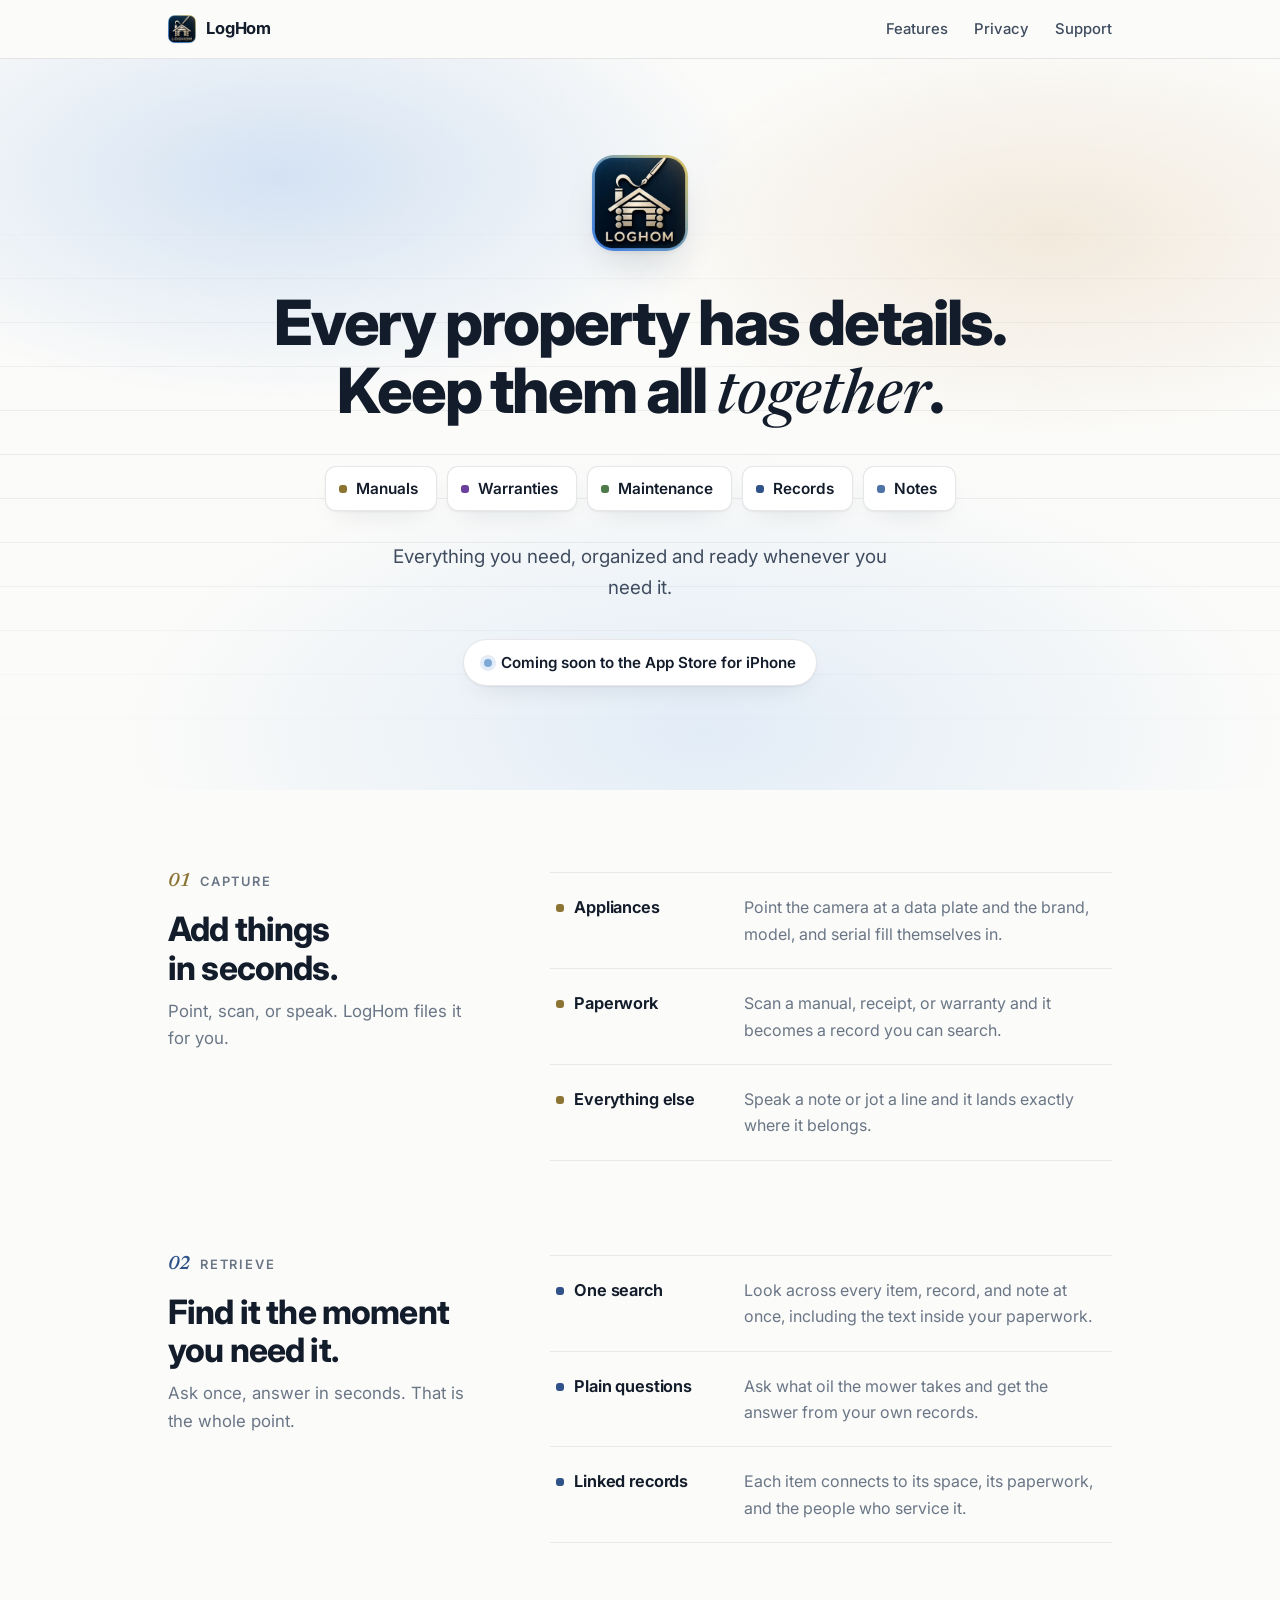
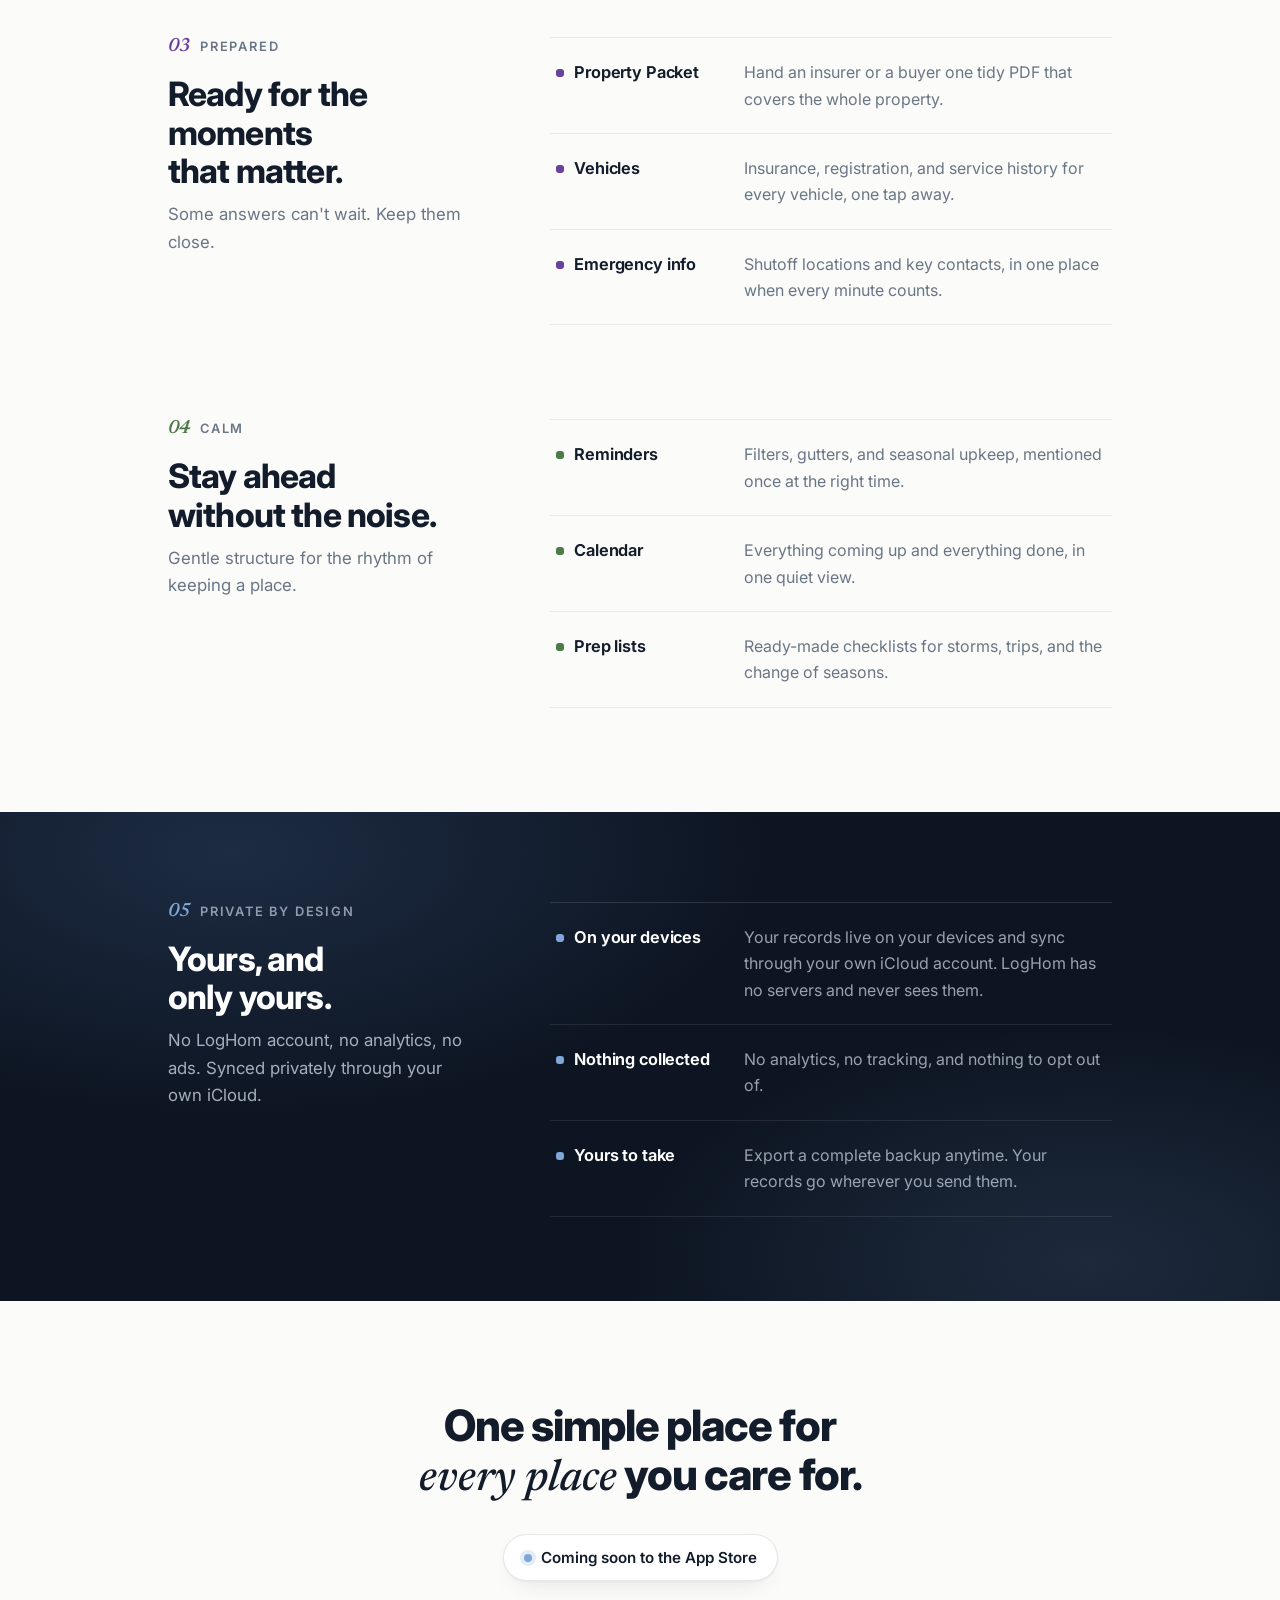
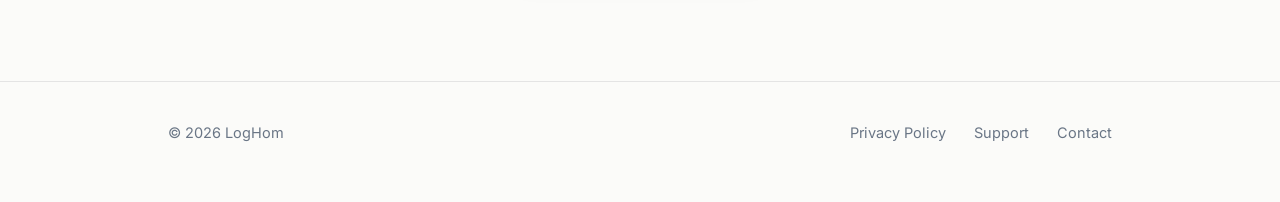
<file: index.html>
<!DOCTYPE html>
<html lang="en">
<head>
<meta charset="utf-8">
<meta name="viewport" content="width=device-width, initial-scale=1">
<title>LogHom | Every property has details. Keep them all together.</title>
<meta name="description" content="One simple place for everything about your home, cabin, or rental. Manuals, warranties, maintenance, and records, organized and ready whenever you need them.">
<link rel="canonical" href="https://loghom.com/">
<meta property="og:title" content="LogHom | Keep every property detail together">
<meta property="og:description" content="Manuals, warranties, maintenance, records, and notes. Organized and ready whenever you need them.">
<meta property="og:image" content="https://loghom.com/icon.png">
<meta property="og:url" content="https://loghom.com/">
<link rel="icon" href="icon.png">
<link rel="apple-touch-icon" href="icon.png">
<link rel="stylesheet" href="style.css">
</head>
<body>

<nav class="navbar">
  <div class="wrap">
    <a class="brand" href="/"><img src="icon.png" alt="">LogHom</a>
    <a href="#capture">Features</a>
    <a href="#private">Privacy</a>
    <a href="https://loghom.com/support">Support</a>
  </div>
</nav>

<header class="hero">
  <div class="sky"></div>
  <div class="wrap">
    <img class="icon" src="icon.png" alt="LogHom app icon">
    <h1>Every property has details.<br>Keep them all <em class="serif">together</em>.</h1>
    <ul class="tabs">
      <li>Manuals</li>
      <li>Warranties</li>
      <li>Maintenance</li>
      <li>Records</li>
      <li>Notes</li>
    </ul>
    <p class="lede">Everything you need, organized and ready whenever you need it.</p>
    <span class="badge"><span class="dot"></span>Coming soon to the App&nbsp;Store for&nbsp;iPhone</span>
  </div>
</header>

<section class="chapter" id="capture">
  <div class="wrap chapter-grid">
    <header class="chapter-head reveal">
      <p class="kicker"><span class="num">01</span>Capture</p>
      <h2>Add things in seconds.</h2>
      <p class="sub">Point, scan, or speak. LogHom files it for you.</p>
    </header>
    <ul class="ledger">
      <li class="reveal">
        <h3>Appliances</h3>
        <p>Point the camera at a data plate and the brand, model, and serial fill themselves in.</p>
      </li>
      <li class="reveal">
        <h3>Paperwork</h3>
        <p>Scan a manual, receipt, or warranty and it becomes a record you can search.</p>
      </li>
      <li class="reveal">
        <h3>Everything else</h3>
        <p>Speak a note or jot a line and it lands exactly where it belongs.</p>
      </li>
    </ul>
  </div>
</section>

<section class="chapter" id="retrieve">
  <div class="wrap chapter-grid">
    <header class="chapter-head reveal">
      <p class="kicker"><span class="num">02</span>Retrieve</p>
      <h2>Find it the moment you need it.</h2>
      <p class="sub">Ask once, answer in seconds. That is the whole point.</p>
    </header>
    <ul class="ledger">
      <li class="reveal">
        <h3>One search</h3>
        <p>Look across every item, record, and note at once, including the text inside your paperwork.</p>
      </li>
      <li class="reveal">
        <h3>Plain questions</h3>
        <p>Ask what oil the mower takes and get the answer from your own records.</p>
      </li>
      <li class="reveal">
        <h3>Linked records</h3>
        <p>Each item connects to its space, its paperwork, and the people who service it.</p>
      </li>
    </ul>
  </div>
</section>

<section class="chapter" id="prepared">
  <div class="wrap chapter-grid">
    <header class="chapter-head reveal">
      <p class="kicker"><span class="num">03</span>Prepared</p>
      <h2>Ready for the moments that matter.</h2>
      <p class="sub">Some answers can't wait. Keep them close.</p>
    </header>
    <ul class="ledger">
      <li class="reveal">
        <h3>Property Packet</h3>
        <p>Hand an insurer or a buyer one tidy PDF that covers the whole property.</p>
      </li>
      <li class="reveal">
        <h3>Vehicles</h3>
        <p>Insurance, registration, and service history for every vehicle, one tap away.</p>
      </li>
      <li class="reveal">
        <h3>Emergency info</h3>
        <p>Shutoff locations and key contacts, in one place when every minute counts.</p>
      </li>
    </ul>
  </div>
</section>

<section class="chapter" id="calm">
  <div class="wrap chapter-grid">
    <header class="chapter-head reveal">
      <p class="kicker"><span class="num">04</span>Calm</p>
      <h2>Stay ahead without the noise.</h2>
      <p class="sub">Gentle structure for the rhythm of keeping a place.</p>
    </header>
    <ul class="ledger">
      <li class="reveal">
        <h3>Reminders</h3>
        <p>Filters, gutters, and seasonal upkeep, mentioned once at the right time.</p>
      </li>
      <li class="reveal">
        <h3>Calendar</h3>
        <p>Everything coming up and everything done, in one quiet view.</p>
      </li>
      <li class="reveal">
        <h3>Prep lists</h3>
        <p>Ready-made checklists for storms, trips, and the change of seasons.</p>
      </li>
    </ul>
  </div>
</section>

<section class="chapter band" id="private">
  <div class="wrap chapter-grid">
    <header class="chapter-head reveal">
      <p class="kicker"><span class="num">05</span>Private by design</p>
      <h2>Yours, and only yours.</h2>
      <p class="sub">No LogHom account, no analytics, no ads. Synced privately through your own iCloud.</p>
    </header>
    <ul class="ledger">
      <li class="reveal">
        <h3>On your devices</h3>
        <p>Your records live on your devices and sync through your own iCloud account. LogHom has no servers and never sees them.</p>
      </li>
      <li class="reveal">
        <h3>Nothing collected</h3>
        <p>No analytics, no tracking, and nothing to opt out of.</p>
      </li>
      <li class="reveal">
        <h3>Yours to take</h3>
        <p>Export a complete backup anytime. Your records go wherever you send them.</p>
      </li>
    </ul>
  </div>
</section>

<section class="closer">
  <div class="wrap reveal">
    <h2>One simple place for <em class="serif">every place</em> you care for.</h2>
    <span class="badge"><span class="dot"></span>Coming soon to the App&nbsp;Store</span>
  </div>
</section>

<footer>
  <div class="wrap">
    <span class="copy">© 2026 LogHom</span>
    <a href="https://loghom.com/privacy">Privacy Policy</a>
    <a href="https://loghom.com/support">Support</a>
    <a href="mailto:support@loghom.com">Contact</a>
  </div>
</footer>

<script>
  const io = new IntersectionObserver((entries) => {
    for (const e of entries) if (e.isIntersecting) { e.target.classList.add('in'); io.unobserve(e.target); }
  }, { threshold: 0.12 });
  document.querySelectorAll('.reveal').forEach(el => io.observe(el));
</script>

</body>
</html>
</file>
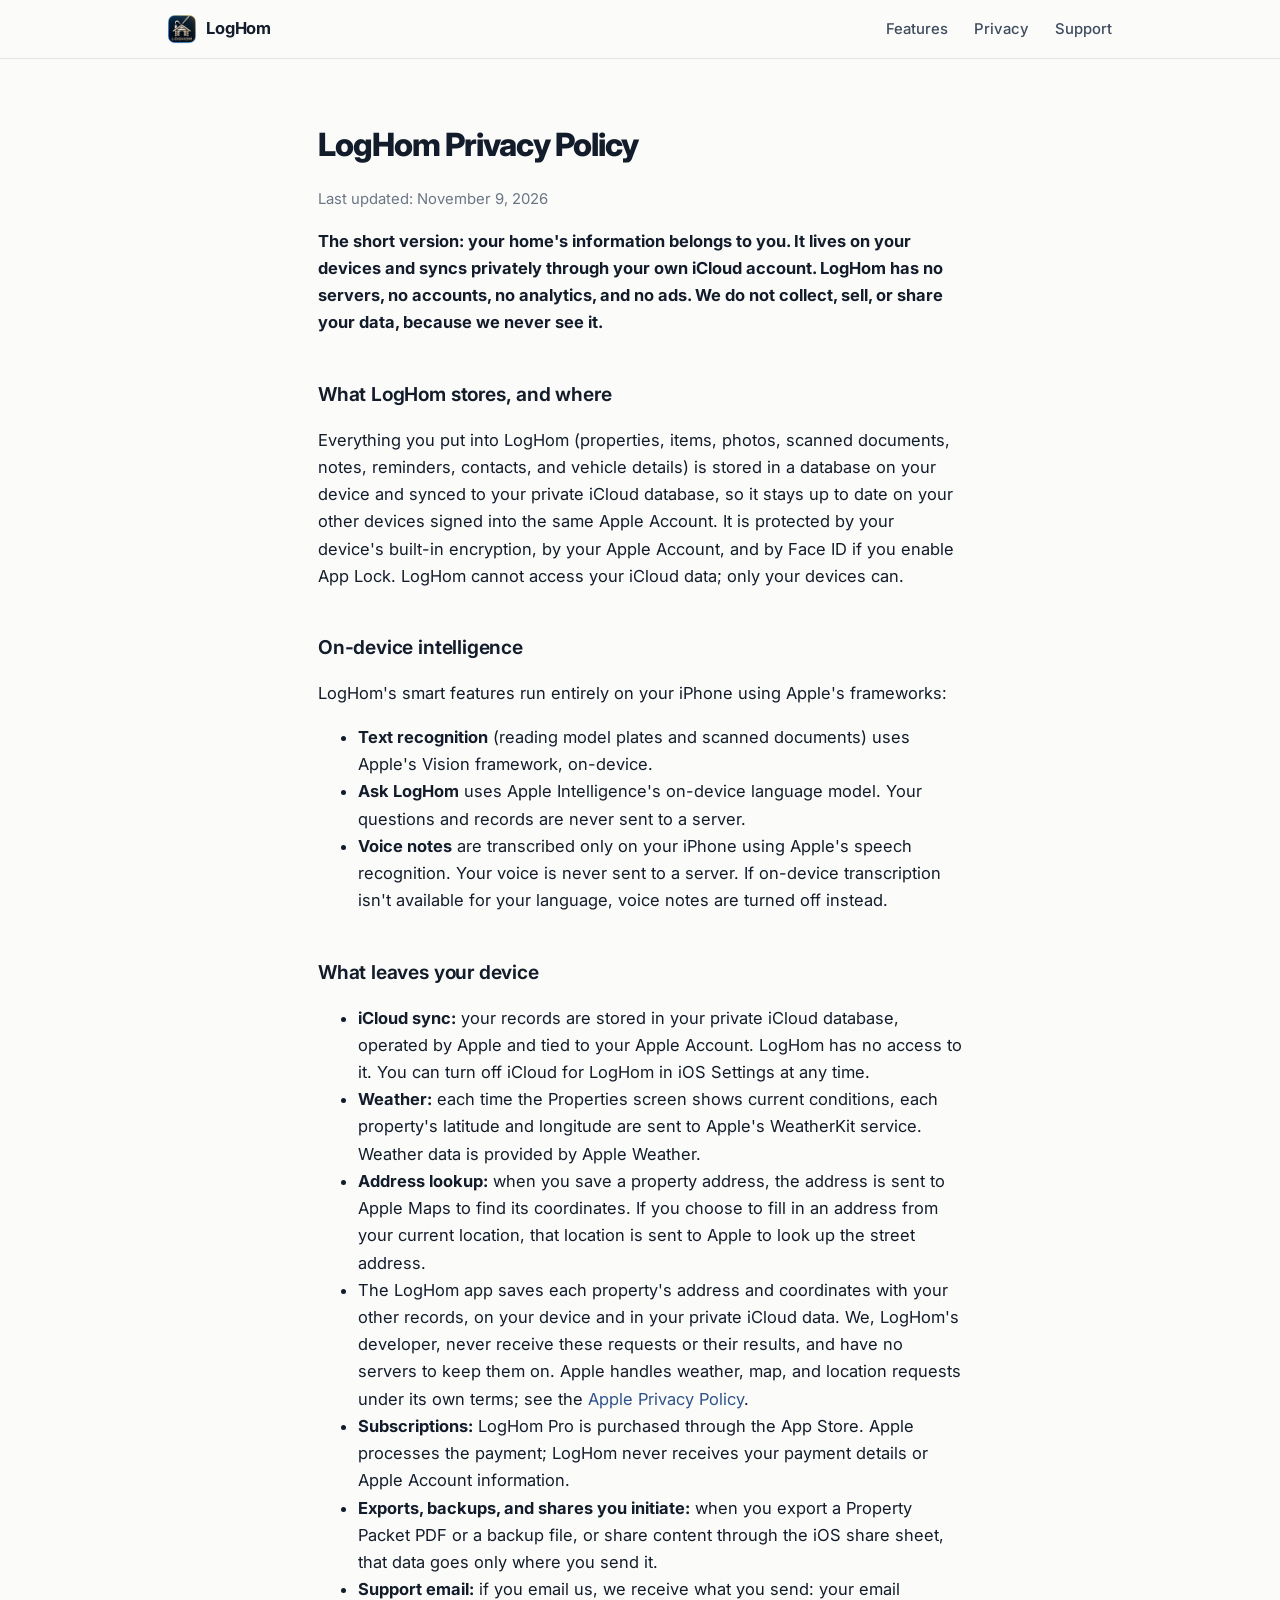
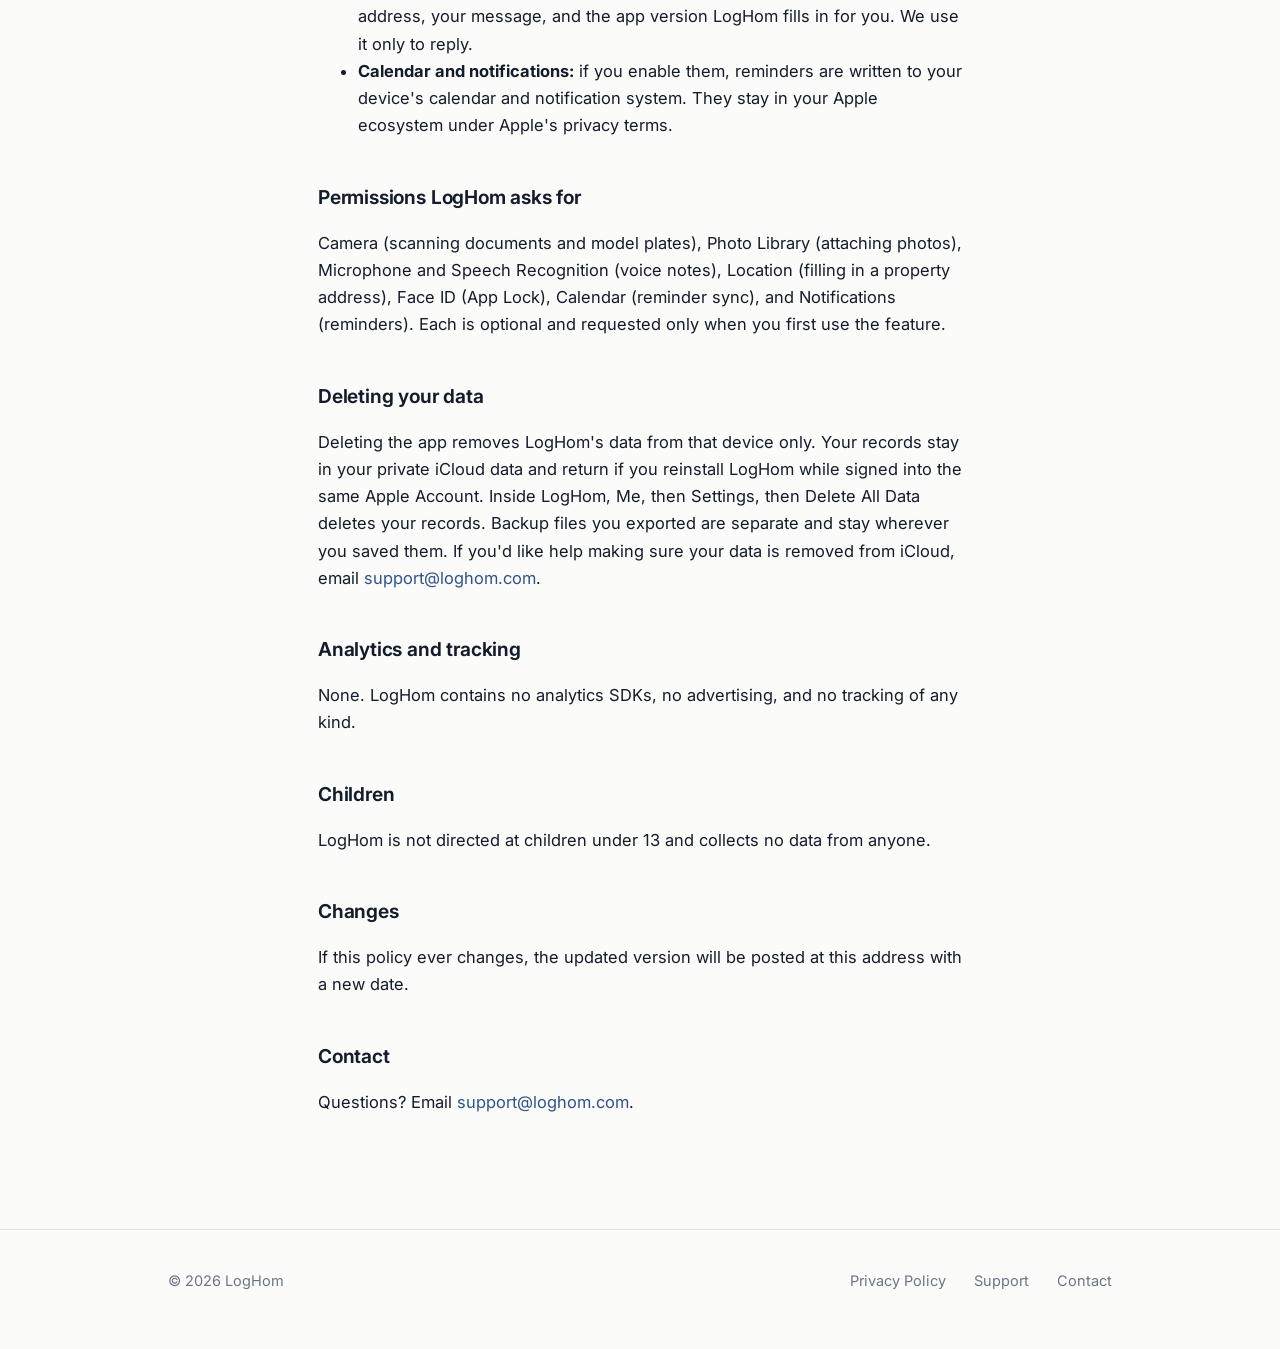
<file: privacy.html>
<!DOCTYPE html>
<html lang="en">
<head>
<meta charset="utf-8">
<meta name="viewport" content="width=device-width, initial-scale=1">
<title>LogHom | Privacy Policy</title>
<meta name="description" content="LogHom's privacy policy: your home's information lives on your device and syncs privately through your own iCloud. No servers, no accounts, no analytics, no ads.">
<link rel="icon" href="icon.png">
<link rel="stylesheet" href="style.css">
</head>
<body>

<nav class="navbar">
  <div class="wrap">
    <a class="brand" href="/"><img src="icon.png" alt="">LogHom</a>
    <a href="/#capture">Features</a>
    <a href="https://loghom.com/privacy">Privacy</a>
    <a href="https://loghom.com/support">Support</a>
  </div>
</nav>

<article>
<h1>LogHom Privacy Policy</h1>
<p class="updated">Last updated: November 9, 2026</p>

<p><strong>The short version: your home's information belongs to you. It lives on your devices and syncs privately through your own iCloud account. LogHom has no servers, no accounts, no analytics, and no ads. We do not collect, sell, or share your data, because we never see it.</strong></p>

<h2>What LogHom stores, and where</h2>
<p>Everything you put into LogHom (properties, items, photos, scanned documents, notes, reminders, contacts, and vehicle details) is stored in a database on your device and synced to your private iCloud database, so it stays up to date on your other devices signed into the same Apple Account. It is protected by your device's built-in encryption, by your Apple Account, and by Face ID if you enable App Lock. LogHom cannot access your iCloud data; only your devices can.</p>

<h2>On-device intelligence</h2>
<p>LogHom's smart features run entirely on your iPhone using Apple's frameworks:</p>
<ul>
  <li><strong>Text recognition</strong> (reading model plates and scanned documents) uses Apple's Vision framework, on-device.</li>
  <li><strong>Ask LogHom</strong> uses Apple Intelligence's on-device language model. Your questions and records are never sent to a server.</li>
  <li><strong>Voice notes</strong> are transcribed only on your iPhone using Apple's speech recognition. Your voice is never sent to a server. If on-device transcription isn't available for your language, voice notes are turned off instead.</li>
</ul>

<h2>What leaves your device</h2>
<ul>
  <li><strong>iCloud sync:</strong> your records are stored in your private iCloud database, operated by Apple and tied to your Apple Account. LogHom has no access to it. You can turn off iCloud for LogHom in iOS Settings at any time.</li>
  <li><strong>Weather:</strong> each time the Properties screen shows current conditions, each property's latitude and longitude are sent to Apple's WeatherKit service. Weather data is provided by Apple Weather.</li>
  <li><strong>Address lookup:</strong> when you save a property address, the address is sent to Apple Maps to find its coordinates. If you choose to fill in an address from your current location, that location is sent to Apple to look up the street address.</li>
  <li>The LogHom app saves each property's address and coordinates with your other records, on your device and in your private iCloud data. We, LogHom's developer, never receive these requests or their results, and have no servers to keep them on. Apple handles weather, map, and location requests under its own terms; see the <a href="https://www.apple.com/legal/privacy/">Apple Privacy Policy</a>.</li>
  <li><strong>Subscriptions:</strong> LogHom Pro is purchased through the App Store. Apple processes the payment; LogHom never receives your payment details or Apple Account information.</li>
  <li><strong>Exports, backups, and shares you initiate:</strong> when you export a Property Packet PDF or a backup file, or share content through the iOS share sheet, that data goes only where you send it.</li>
  <li><strong>Support email:</strong> if you email us, we receive what you send: your email address, your message, and the app version LogHom fills in for you. We use it only to reply.</li>
  <li><strong>Calendar and notifications:</strong> if you enable them, reminders are written to your device's calendar and notification system. They stay in your Apple ecosystem under Apple's privacy terms.</li>
</ul>

<h2>Permissions LogHom asks for</h2>
<p>Camera (scanning documents and model plates), Photo Library (attaching photos), Microphone and Speech Recognition (voice notes), Location (filling in a property address), Face ID (App Lock), Calendar (reminder sync), and Notifications (reminders). Each is optional and requested only when you first use the feature.</p>

<h2>Deleting your data</h2>
<p>Deleting the app removes LogHom's data from that device only. Your records stay in your private iCloud data and return if you reinstall LogHom while signed into the same Apple Account. Inside LogHom, Me, then Settings, then Delete All Data deletes your records. Backup files you exported are separate and stay wherever you saved them. If you'd like help making sure your data is removed from iCloud, email <a href="mailto:support@loghom.com">support@loghom.com</a>.</p>

<h2>Analytics and tracking</h2>
<p>None. LogHom contains no analytics SDKs, no advertising, and no tracking of any kind.</p>

<h2>Children</h2>
<p>LogHom is not directed at children under 13 and collects no data from anyone.</p>

<h2>Changes</h2>
<p>If this policy ever changes, the updated version will be posted at this address with a new date.</p>

<h2>Contact</h2>
<p>Questions? Email <a href="mailto:support@loghom.com">support@loghom.com</a>.</p>
</article>

<footer>
  <div class="wrap">
    <span class="copy">© 2026 LogHom</span>
    <a href="https://loghom.com/privacy">Privacy Policy</a>
    <a href="https://loghom.com/support">Support</a>
    <a href="mailto:support@loghom.com">Contact</a>
  </div>
</footer>

</body>
</html>
</file>
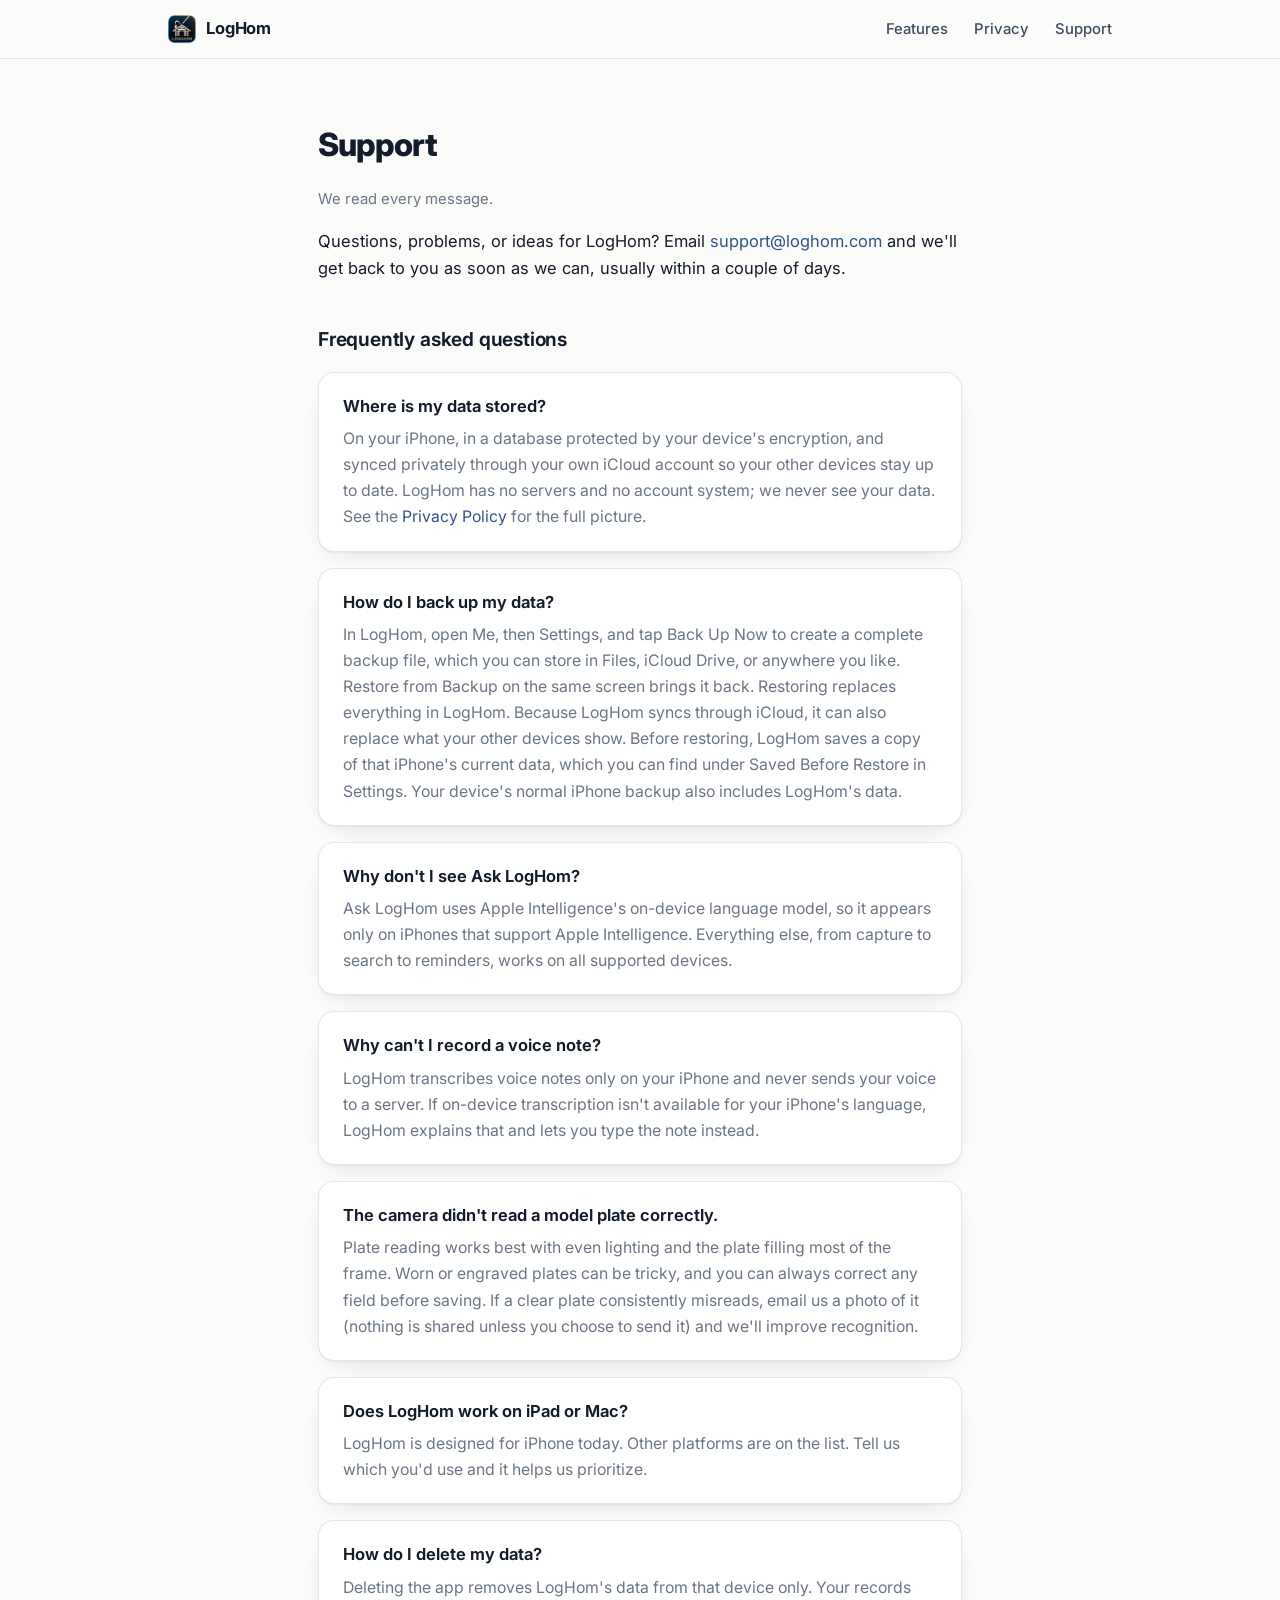
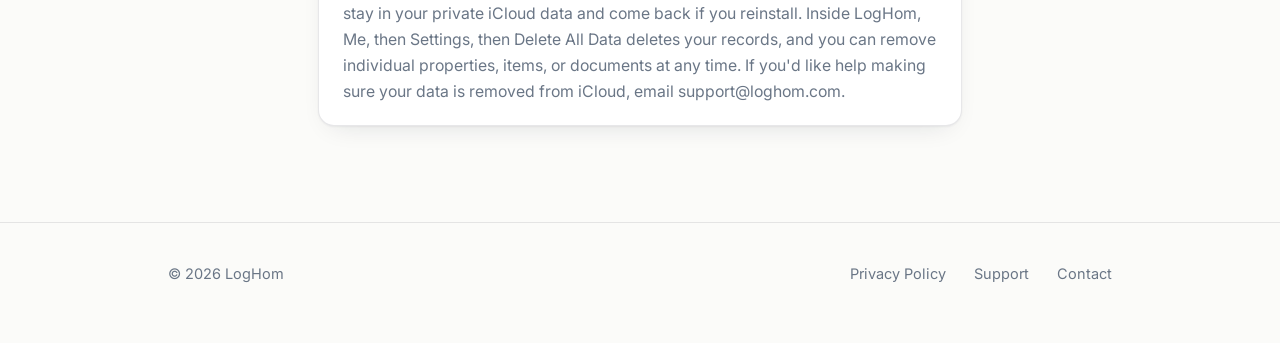
<file: support.html>
<!DOCTYPE html>
<html lang="en">
<head>
<meta charset="utf-8">
<meta name="viewport" content="width=device-width, initial-scale=1">
<title>LogHom | Support</title>
<meta name="description" content="Support and frequently asked questions for LogHom, the calm home inventory app for iPhone.">
<link rel="icon" href="icon.png">
<link rel="stylesheet" href="style.css">
</head>
<body>

<nav class="navbar">
  <div class="wrap">
    <a class="brand" href="/"><img src="icon.png" alt="">LogHom</a>
    <a href="/#capture">Features</a>
    <a href="https://loghom.com/privacy">Privacy</a>
    <a href="https://loghom.com/support">Support</a>
  </div>
</nav>

<article>
  <h1>Support</h1>
  <p class="updated">We read every message.</p>

  <p>Questions, problems, or ideas for LogHom? Email <a href="mailto:support@loghom.com">support@loghom.com</a> and we'll get back to you as soon as we can, usually within a couple of days.</p>

  <h2>Frequently asked questions</h2>

  <div class="card">
    <h3>Where is my data stored?</h3>
    <p>On your iPhone, in a database protected by your device's encryption, and synced privately through your own iCloud account so your other devices stay up to date. LogHom has no servers and no account system; we never see your data. See the <a href="https://loghom.com/privacy">Privacy Policy</a> for the full picture.</p>
  </div>

  <div class="card">
    <h3>How do I back up my data?</h3>
    <p>In LogHom, open Me, then Settings, and tap Back Up Now to create a complete backup file, which you can store in Files, iCloud Drive, or anywhere you like. Restore from Backup on the same screen brings it back. Restoring replaces everything in LogHom. Because LogHom syncs through iCloud, it can also replace what your other devices show. Before restoring, LogHom saves a copy of that iPhone's current data, which you can find under Saved Before Restore in Settings. Your device's normal iPhone backup also includes LogHom's data.</p>
  </div>

  <div class="card">
    <h3>Why don't I see Ask LogHom?</h3>
    <p>Ask LogHom uses Apple Intelligence's on-device language model, so it appears only on iPhones that support Apple Intelligence. Everything else, from capture to search to reminders, works on all supported devices.</p>
  </div>

  <div class="card">
    <h3>Why can't I record a voice note?</h3>
    <p>LogHom transcribes voice notes only on your iPhone and never sends your voice to a server. If on-device transcription isn't available for your iPhone's language, LogHom explains that and lets you type the note instead.</p>
  </div>

  <div class="card">
    <h3>The camera didn't read a model plate correctly.</h3>
    <p>Plate reading works best with even lighting and the plate filling most of the frame. Worn or engraved plates can be tricky, and you can always correct any field before saving. If a clear plate consistently misreads, email us a photo of it (nothing is shared unless you choose to send it) and we'll improve recognition.</p>
  </div>

  <div class="card">
    <h3>Does LogHom work on iPad or Mac?</h3>
    <p>LogHom is designed for iPhone today. Other platforms are on the list. Tell us which you'd use and it helps us prioritize.</p>
  </div>

  <div class="card">
    <h3>How do I delete my data?</h3>
    <p>Deleting the app removes LogHom's data from that device only. Your records stay in your private iCloud data and come back if you reinstall. Inside LogHom, Me, then Settings, then Delete All Data deletes your records, and you can remove individual properties, items, or documents at any time. If you'd like help making sure your data is removed from iCloud, email support@loghom.com.</p>
  </div>
</article>

<footer>
  <div class="wrap">
    <span class="copy">© 2026 LogHom</span>
    <a href="https://loghom.com/privacy">Privacy Policy</a>
    <a href="https://loghom.com/support">Support</a>
    <a href="mailto:support@loghom.com">Contact</a>
  </div>
</footer>

</body>
</html>
</file>
<file: style.css>
/* LogHom, loghom.com
   A record book, not a brochure. The layout is the message: everything filed,
   ruled, and easy to find. */

@import url('https://fonts.googleapis.com/css2?family=Inter:opsz,wght@14..32,400;14..32,500;14..32,600;14..32,700;14..32,800&family=Newsreader:ital,opsz,wght@1,6..72,400;1,6..72,500&display=swap');

@view-transition { navigation: auto; }

:root {
  --ink: #131c2b;
  --ink-soft: #3f4c5f;
  --muted: #6a7686;
  --bg: #fbfbf9;
  --surface: #ffffff;
  --accent: #2f5288;
  --accent-2: #7fa8d9;
  --band: #0d1522;
  --band-ink: #dbe4f0;
  --border: rgba(19, 28, 43, 0.10);
  --rule: rgba(19, 28, 43, 0.08);
  --shadow: 0 1px 2px rgba(19,28,43,.05), 0 10px 28px -14px rgba(19,28,43,.16);
  --shadow-lift: 0 2px 4px rgba(19,28,43,.05), 0 22px 44px -18px rgba(19,28,43,.22);
  --sky-a: #d4e2f3;
  --sky-b: #f2e9dc;
  --sky-c: #e2ecf7;
  /* section accents, borrowed from the app's form colors */
  --c-doc: #8c7433;
  --c-search: #2f5288;
  --c-shield: #6a3f9e;
  --c-leaf: #4d7a48;
  --c-note: #4d73a6;
}
@media (prefers-color-scheme: dark) {
  :root {
    --ink: #ecf1f8;
    --ink-soft: #b6c1d1;
    --muted: #8a96a8;
    --bg: #0c121d;
    --surface: #141c2b;
    --accent: #93b8e8;
    --accent-2: #4a6da0;
    --band: #060b14;
    --band-ink: #d6e1f0;
    --border: rgba(236, 241, 248, 0.10);
    --rule: rgba(236, 241, 248, 0.08);
    --shadow: 0 1px 2px rgba(0,0,0,.35), 0 10px 28px -14px rgba(0,0,0,.55);
    --shadow-lift: 0 2px 4px rgba(0,0,0,.4), 0 22px 44px -18px rgba(0,0,0,.65);
    --sky-a: #17253e;
    --sky-b: #262031;
    --sky-c: #111e33;
    --c-doc: #c7ab5e;
    --c-search: #8fb4e4;
    --c-shield: #ab8ad6;
    --c-leaf: #8db884;
    --c-note: #88a9d4;
  }
}

* { box-sizing: border-box; }
html { scroll-behavior: smooth; }
body {
  font-family: "Inter", -apple-system, BlinkMacSystemFont, "Segoe UI", sans-serif;
  margin: 0; background: var(--bg); color: var(--ink);
  line-height: 1.65; font-size: 16.5px;
  -webkit-font-smoothing: antialiased;
}
::selection { background: var(--accent-2); color: #fff; }
a { color: var(--accent); text-decoration: none; }
a:hover { text-decoration: underline; text-underline-offset: 3px; }
h1, h2, h3 { text-wrap: balance; }
.wrap { max-width: 1000px; margin: 0 auto; padding: 0 28px; }

em.serif {
  font-family: "Newsreader", Georgia, serif;
  font-style: italic; font-weight: 500; letter-spacing: 0;
}

/* ---------- nav ---------- */
.navbar {
  position: sticky; top: 0; z-index: 50;
  backdrop-filter: blur(18px) saturate(1.6);
  -webkit-backdrop-filter: blur(18px) saturate(1.6);
  background: color-mix(in srgb, var(--bg) 68%, transparent);
  border-bottom: 1px solid var(--border);
}
.navbar .wrap { display: flex; align-items: center; gap: 26px; height: 58px; }
.brand {
  display: flex; align-items: center; gap: 10px;
  font-weight: 700; font-size: 1em; letter-spacing: -0.01em;
  color: var(--ink) !important; margin-right: auto;
}
.brand:hover { text-decoration: none; }
.brand img { width: 28px; height: 28px; border-radius: 7px; box-shadow: var(--shadow); }
.navbar a:not(.brand) { color: var(--ink-soft); font-size: 0.9em; font-weight: 500; }
.navbar a:not(.brand):hover { color: var(--accent); text-decoration: none; }

/* ---------- hero ---------- */
.hero { position: relative; overflow: hidden; text-align: center; padding: 96px 0 104px; }
.hero .sky {
  position: absolute; inset: 0; z-index: -1;
  background:
    radial-gradient(52% 44% at 22% 16%, var(--sky-a) 0%, transparent 70%),
    radial-gradient(46% 40% at 82% 24%, var(--sky-b) 0%, transparent 70%),
    radial-gradient(64% 54% at 55% 92%, var(--sky-c) 0%, transparent 72%);
  animation: drift 30s ease-in-out infinite alternate;
}
/* faint ruled lines, like a record book page */
.hero .sky::after {
  content: ""; position: absolute; inset: 0;
  background: repeating-linear-gradient(to bottom, transparent 0 43px, var(--rule) 43px 44px);
  mask-image: linear-gradient(to bottom, transparent 18%, black 55%, transparent 96%);
  -webkit-mask-image: linear-gradient(to bottom, transparent 18%, black 55%, transparent 96%);
}
@keyframes drift {
  from { transform: translate3d(-2%, 0, 0) scale(1.05); }
  to   { transform: translate3d(2%, -2%, 0) scale(1.1); }
}
.hero img.icon {
  width: 96px; height: 96px; border-radius: 22px;
  box-shadow: var(--shadow-lift);
}
.hero h1 {
  font-size: clamp(2.4rem, 5.6vw, 3.9rem);
  font-weight: 800; letter-spacing: -0.035em; line-height: 1.08;
  margin: 30px auto 12px; max-width: 760px;
}
.hero p.lede {
  max-width: 520px; margin: 0 auto 36px;
  font-size: 1.14em; color: var(--ink-soft);
}

/* the five tabs: scattered paper settling into a tidy row */
.tabs { display: flex; flex-wrap: wrap; justify-content: center; gap: 10px; margin: 34px auto 30px; padding: 0; list-style: none; }
.tabs li {
  position: relative; padding: 9px 18px 9px 30px;
  background: var(--surface); border: 1px solid var(--border);
  border-radius: 11px; font-weight: 600; font-size: 0.93em;
  box-shadow: var(--shadow);
  animation: settle 1s cubic-bezier(.2,.85,.25,1) backwards;
}
.tabs li::before {
  content: ""; position: absolute; left: 13px; top: 50%; margin-top: -4px;
  width: 8px; height: 8px; border-radius: 3px; background: var(--tab-c, var(--accent-2));
}
.tabs li:nth-child(1) { --tab-c: var(--c-doc);    --r: -7deg; animation-delay: .1s; }
.tabs li:nth-child(2) { --tab-c: var(--c-shield); --r:  5deg; animation-delay: .22s; }
.tabs li:nth-child(3) { --tab-c: var(--c-leaf);   --r: -4deg; animation-delay: .34s; }
.tabs li:nth-child(4) { --tab-c: var(--c-search); --r:  6deg; animation-delay: .46s; }
.tabs li:nth-child(5) { --tab-c: var(--c-note);   --r: -5deg; animation-delay: .58s; }
@keyframes settle {
  from { opacity: 0; transform: translateY(26px) rotate(var(--r, 0deg)) scale(.96); }
  to   { opacity: 1; transform: none; }
}

.badge {
  display: inline-flex; align-items: center; gap: 9px;
  background: var(--surface); border: 1px solid var(--border);
  color: var(--ink); padding: 10px 20px; border-radius: 999px;
  font-weight: 600; font-size: 0.92em; box-shadow: var(--shadow);
}
.badge .dot {
  width: 8px; height: 8px; border-radius: 50%; background: var(--accent-2);
  box-shadow: 0 0 0 4px color-mix(in srgb, var(--accent-2) 22%, transparent);
}

/* ---------- chapters: a numbered ledger ---------- */
.chapter { padding: 76px 0 12px; }
.chapter-grid { display: grid; grid-template-columns: minmax(230px, .85fr) 1.5fr; gap: 26px 64px; align-items: start; }
.chapter-head { position: sticky; top: 92px; }
.kicker {
  display: flex; align-items: baseline; gap: 10px;
  color: var(--muted); font-weight: 600; font-size: 0.78em;
  text-transform: uppercase; letter-spacing: 0.14em; margin: 0 0 12px;
}
.kicker .num {
  font-family: "Newsreader", Georgia, serif; font-style: italic;
  font-size: 1.5em; color: var(--chapter-c, var(--accent));
  letter-spacing: 0; text-transform: none;
}
.chapter h2 {
  font-size: clamp(1.55rem, 3vw, 2.1rem);
  font-weight: 750; letter-spacing: -0.025em; line-height: 1.15; margin: 0 0 10px;
}
.chapter .sub { color: var(--muted); margin: 0; font-size: 1.02em; max-width: 300px; }

.ledger { list-style: none; margin: 6px 0 0; padding: 0; border-top: 1px solid var(--rule); }
.ledger li {
  display: grid; grid-template-columns: 168px 1fr; gap: 20px;
  padding: 21px 6px; border-bottom: 1px solid var(--rule);
  align-items: baseline; transition: background .3s;
}
.ledger li:hover { background: color-mix(in srgb, var(--chapter-c, var(--accent)) 4%, transparent); }
.ledger h3 {
  margin: 0; font-size: 0.99em; font-weight: 650; letter-spacing: -0.01em;
  display: flex; align-items: baseline; gap: 10px;
}
.ledger h3::before {
  content: ""; flex: none; width: 8px; height: 8px; border-radius: 3px;
  background: var(--chapter-c, var(--accent-2)); transform: translateY(-1px);
}
.ledger p { margin: 0; color: var(--muted); font-size: 0.97em; }

#capture  { --chapter-c: var(--c-doc); }
#retrieve { --chapter-c: var(--c-search); }
#prepared { --chapter-c: var(--c-shield); }
#calm     { --chapter-c: var(--c-leaf); }

/* ---------- private band ---------- */
.band {
  margin-top: 92px; padding: 84px 0;
  background:
    radial-gradient(70% 90% at 18% 8%, rgba(74,109,160,.26) 0%, transparent 60%),
    radial-gradient(60% 80% at 85% 92%, rgba(127,168,217,.14) 0%, transparent 60%),
    var(--band);
  color: var(--band-ink);
  --chapter-c: var(--accent-2);
}
.band .kicker { color: color-mix(in srgb, var(--band-ink) 62%, transparent); }
.band .kicker .num { color: var(--accent-2); }
.band h2 { color: #fff; }
@media (prefers-color-scheme: dark) { .band h2 { color: var(--band-ink); } }
.band .sub { color: color-mix(in srgb, var(--band-ink) 74%, transparent); }
.band .ledger { border-color: rgba(255,255,255,.12); }
.band .ledger li { border-color: rgba(255,255,255,.09); }
.band .ledger li:hover { background: rgba(255,255,255,.04); }
.band .ledger h3 { color: #fff; }
@media (prefers-color-scheme: dark) { .band .ledger h3 { color: var(--band-ink); } }
.band .ledger p { color: color-mix(in srgb, var(--band-ink) 68%, transparent); }

/* ---------- closer ---------- */
.closer { text-align: center; padding: 100px 0; }
.closer h2 {
  font-size: clamp(1.8rem, 4vw, 2.7rem);
  font-weight: 800; letter-spacing: -0.03em; line-height: 1.14;
  margin: 0 auto 30px; max-width: 640px;
}

/* ---------- footer ---------- */
footer { border-top: 1px solid var(--border); padding: 40px 0 56px; }
footer .wrap { display: flex; flex-wrap: wrap; gap: 10px 28px; align-items: center; }
footer .copy { color: var(--muted); font-size: 0.88em; margin-right: auto; }
footer a { color: var(--muted); font-size: 0.88em; }
footer a:hover { color: var(--accent); }

/* ---------- article pages (privacy / support) ---------- */
article { max-width: 700px; margin: 0 auto; padding: 60px 28px 96px; }
article h1 { font-size: 2rem; font-weight: 800; letter-spacing: -0.03em; margin: 0 0 6px; }
article .updated { color: var(--muted); font-size: 0.9em; }
article h2 { font-size: 1.16em; font-weight: 650; letter-spacing: -0.01em; margin-top: 2.2em; }
.card {
  background: var(--surface); border: 1px solid var(--border); border-radius: 16px;
  padding: 20px 24px; box-shadow: var(--shadow); margin-top: 16px;
}
.card h3 { margin: 0 0 6px; font-size: 1em; font-weight: 650; }
.card p { margin: 0; color: var(--muted); font-size: 0.96em; }

/* ---------- reveal ---------- */
.reveal { opacity: 0; transform: translateY(18px); transition: opacity .65s ease, transform .65s cubic-bezier(.2,.8,.2,1); }
.reveal.in { opacity: 1; transform: none; }
/* scroll-driven where supported; JS reveal is the fallback for the rest */
@supports (animation-timeline: view()) {
  .ledger li {
    animation: rise both;
    animation-timeline: view();
    animation-range: entry 0% entry 42%;
  }
  @keyframes rise { from { opacity: 0; transform: translateY(16px); } }
}

/* ---------- responsive ---------- */
@media (max-width: 760px) {
  .chapter-grid { grid-template-columns: 1fr; }
  .chapter-head { position: static; }
  .chapter .sub { max-width: none; }
  .ledger li { grid-template-columns: 1fr; gap: 6px; }
}
@media (prefers-reduced-motion: reduce) {
  .hero .sky { animation: none; }
  .tabs li { animation: none; }
  .reveal { opacity: 1; transform: none; transition: none; }
  @supports (animation-timeline: view()) { .ledger li { animation: none; } }
}
</file>
